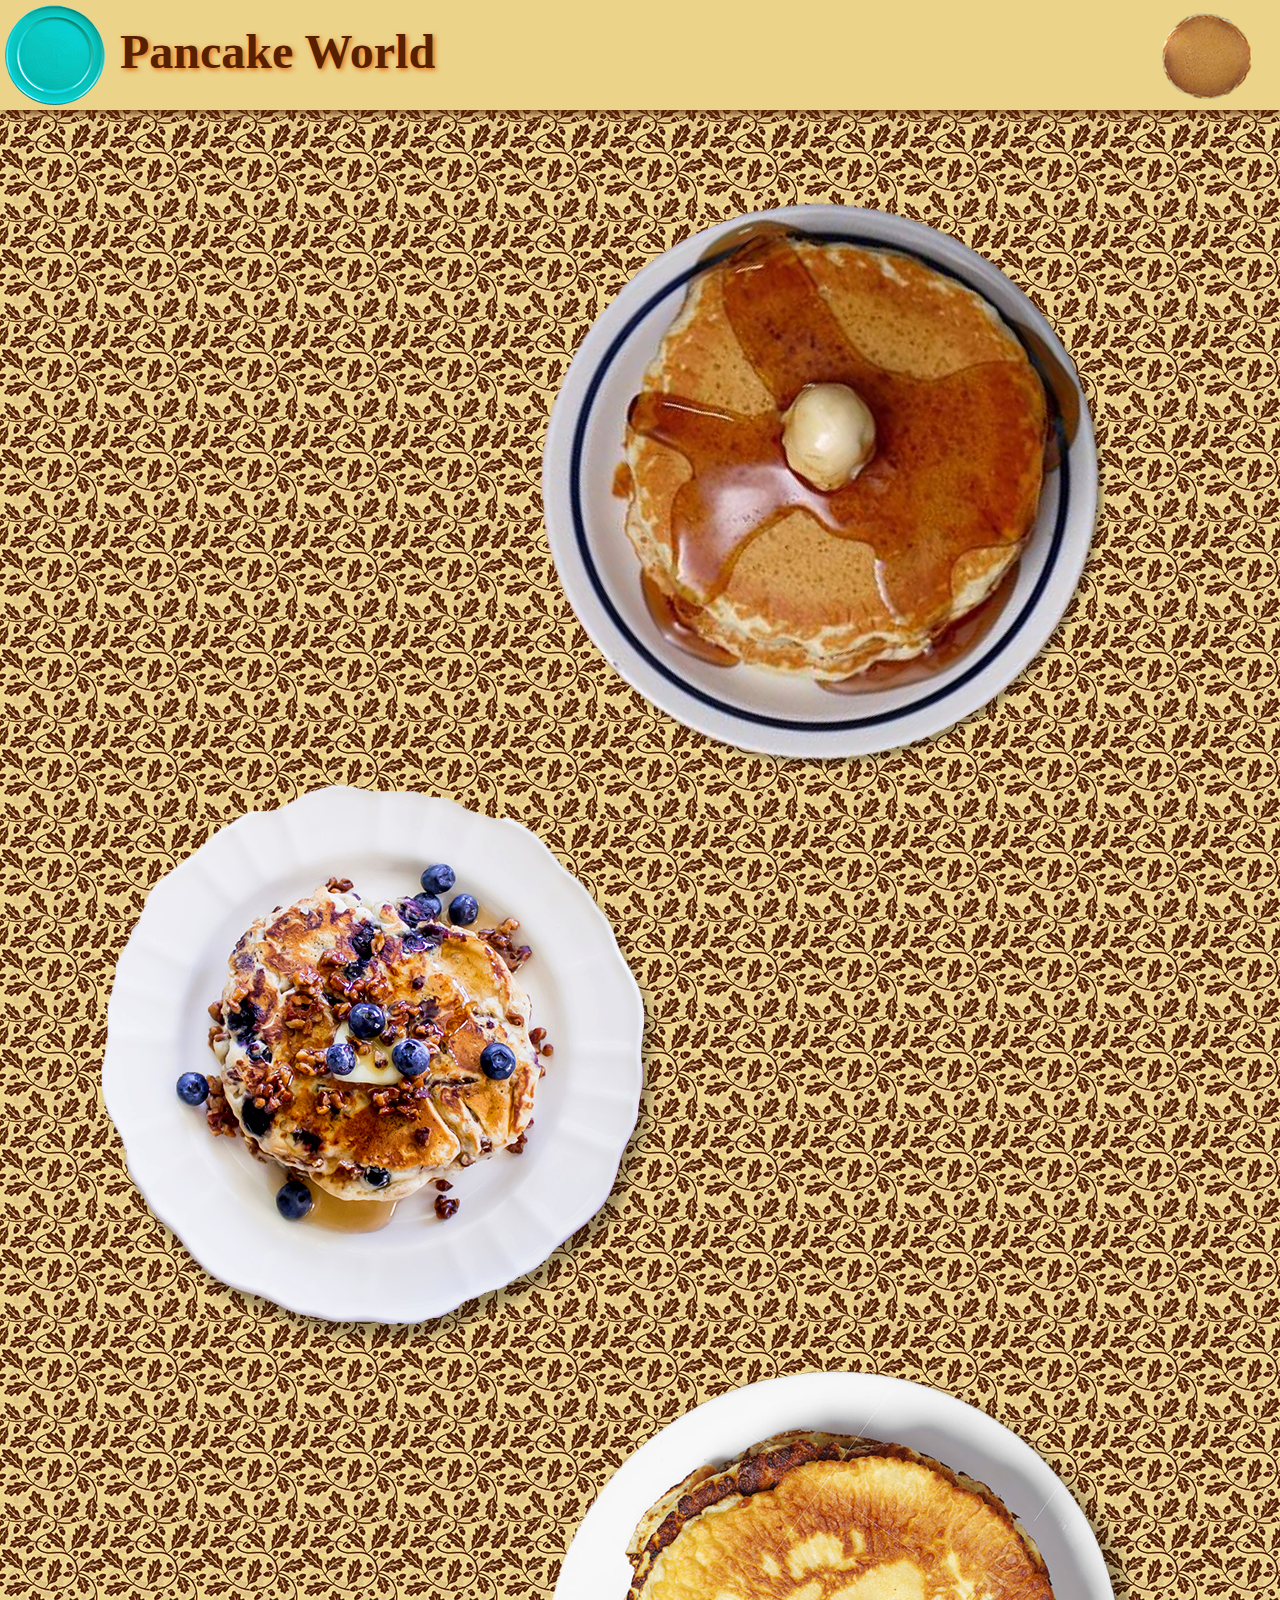
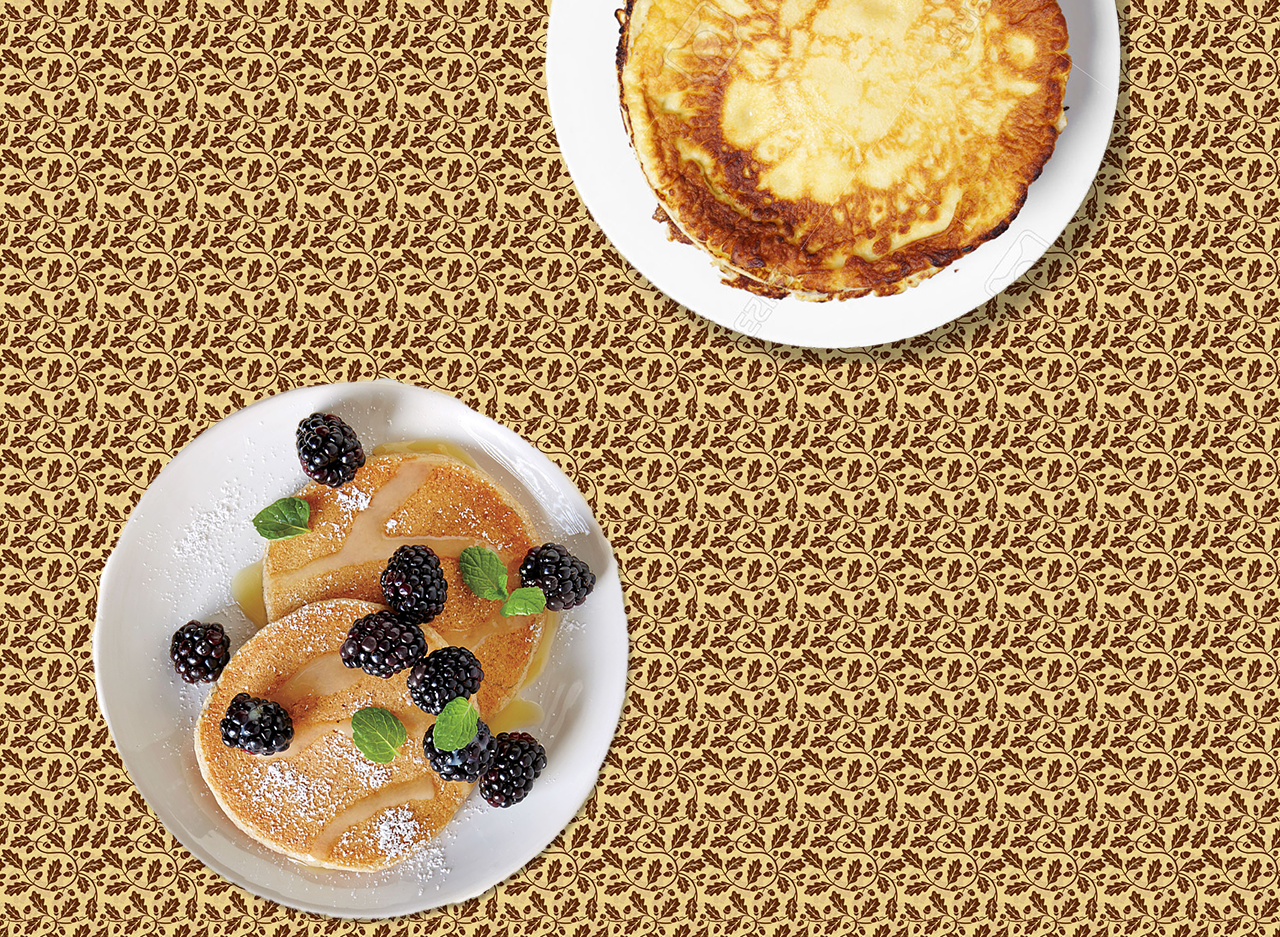
<file: pancakes copy/pancakes.html>
<!DOCTYPE html>
<html lang="en">
<head>
    <meta charset="utf-8">
    <meta name="viewport" content="width=device-width, initial-scale=1.0" />
    <title>Pancakes</title>
    <link rel="stylesheet" type="text/css" href="css/pancakes.css">
    <script src="https://ajax.googleapis.com/ajax/libs/jquery/1.12.4/jquery.min.js"></script>
    <script src="js/js-cookie.js"></script>
    <script src="js/pancakes.js"></script>
    <script>
        window.onload = function() {            
            Cookies.set("animated", 1);            
       }        
    </script>
</head>
<body>
    <div class="nav-mobile">
        <div class="mobile-title">Pancake World</div>
        <div class="nav-button">
            <div class="nav-button-click" type="button"><a href="#" id="launch">Menu</a></div>
        </div>
        <div class="nav-mobile-menu collapsed" id="mobile-menu">
            <ul class="hidden" id="mobile-menu-ul">
                <li><a href="tour.html"><h2>Pancake Tour</h2></a></li>
                <li><a href="syrup.html"><h2>Maple Syrup</h2></a></li>
                <li><a href="../index.html"><h2>Back</h2></a></li>
            </ul>
        </div>
    </div>
    <div class="nav-bar-back">
    <div class="nav-bar">
        <div class="plate">
            <img src="pics/plate.png"/>
        </div>        
        <div class="pancake-spin" id="move">
            <img  id="spinning" src="pics/pancake.png" />
            <script>rotateAnimation("spinning",2);</script>
        </div>
        <div class="nav-content">
            <h1>Pancake World</h1>
        </div>
        <div class="menu-tray" id="tray">            
            <img src="pics/tray.png" />            
        </div>
        <div class="menu-sel hidden" id="menu">
                <a href="tour.html"><h2>Pancake Tour</h2></a>
                <a href="syrup.html"><h2 style="padding-left:5px;">Maple Syrup</h2></a>
                <a href="../index.html"><h2 style="padding-left:40px;">Back</h2></a>
        </div>
        </div>
    </div>
    <div class="container">          
        <div class="plates right">
            <img src="pics/pancake-plate.png" />
        </div>
        <div class="plates">
            <img src="pics/pancake-plate2.png" />
        </div>        
        <div class="plates right middle">
            <img src="pics/pancake-plate4.png" />
        </div>
        <div class="plates middle">
            <img src="pics/pancake-plate3.png" />
        </div>        
    </div>
</body>    
</html>
</file>
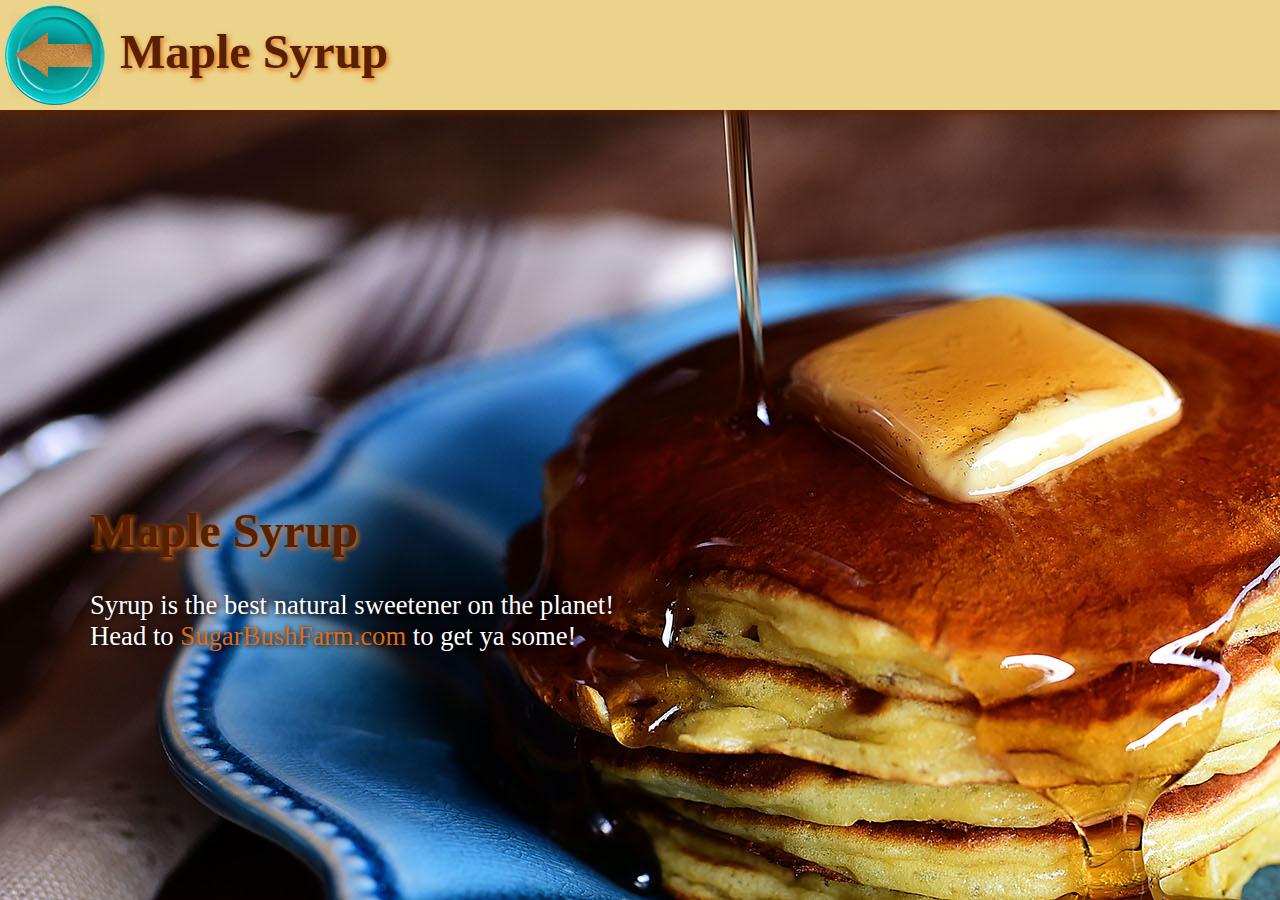
<file: pancakes copy/syrup.html>
<!DOCTYPE html>
<html lang="en" class="covered-back">
<head>
    <meta charset="utf-8">
    <meta name="viewport" content="width=device-width, initial-scale=1.0" />
    <title>Syrup</title>
    <link rel="stylesheet" type="text/css" href="css/pancakes.css">
    <script src="https://ajax.googleapis.com/ajax/libs/jquery/1.12.4/jquery.min.js"></script>
    <script src="js/js-cookie.js"></script>
    <script src="js/pancakes.js"></script>
    <style>
        a, 
        a:visited,
        a:link,
        a:active {
            text-decoration: inherit;
            color: #e2690e;
        }
        
        a:hover {
            color: aqua;
        }
    </style>
</head>
<body>
    <div class="nav-mobile">
        <div class="mobile-title">Pancake World</div>
        <div class="nav-button">
            <div class="nav-button-click" type="button"><a href="#" id="launch">Menu</a></div>
        </div>
        <div class="nav-mobile-menu collapsed" id="mobile-menu">
            <ul class="hidden" id="mobile-menu-ul">
                <li><a href="tour.html"><h2>Pancake Tour</h2></a></li>
                <li><a href="pancakes.html"><h2>Home</h2></a></li>
                <li><a href="../index.html"><h2>Back</h2></a></li>
            </ul>
        </div>
    </div>
    <div class="nav-bar-back">
        <div class="nav-bar">
            <div class="plate">
                <img src="pics/plate.png"/>
                <div class="nav-content">
                    <h1>Maple Syrup</h1>
                </div>
            </div>
            <div class="pancake-spin no-left">
                <a href="pancakes.html">
                    <img src="pics/pancake-back.png" onmouseover="this.src='pics/pancake-back-hover.png';" onmouseout="this.src='pics/pancake-back.png';" alt="back"/>
                </a>
            </div>
        </div>   
    </div>   
    <div class="container">
        <div class="bio-left">
            <h1>Maple Syrup</h1>
            Syrup is the best natural sweetener on the planet! <br />
            Head to <a href="http://www.sugarbushfarm.com/pure-vermont-maple-syrup/" alt="suger bush  farm.com">SugarBushFarm.com</a> to get ya some!
        </div>
    </div>
    
</body>
</html>
</file>
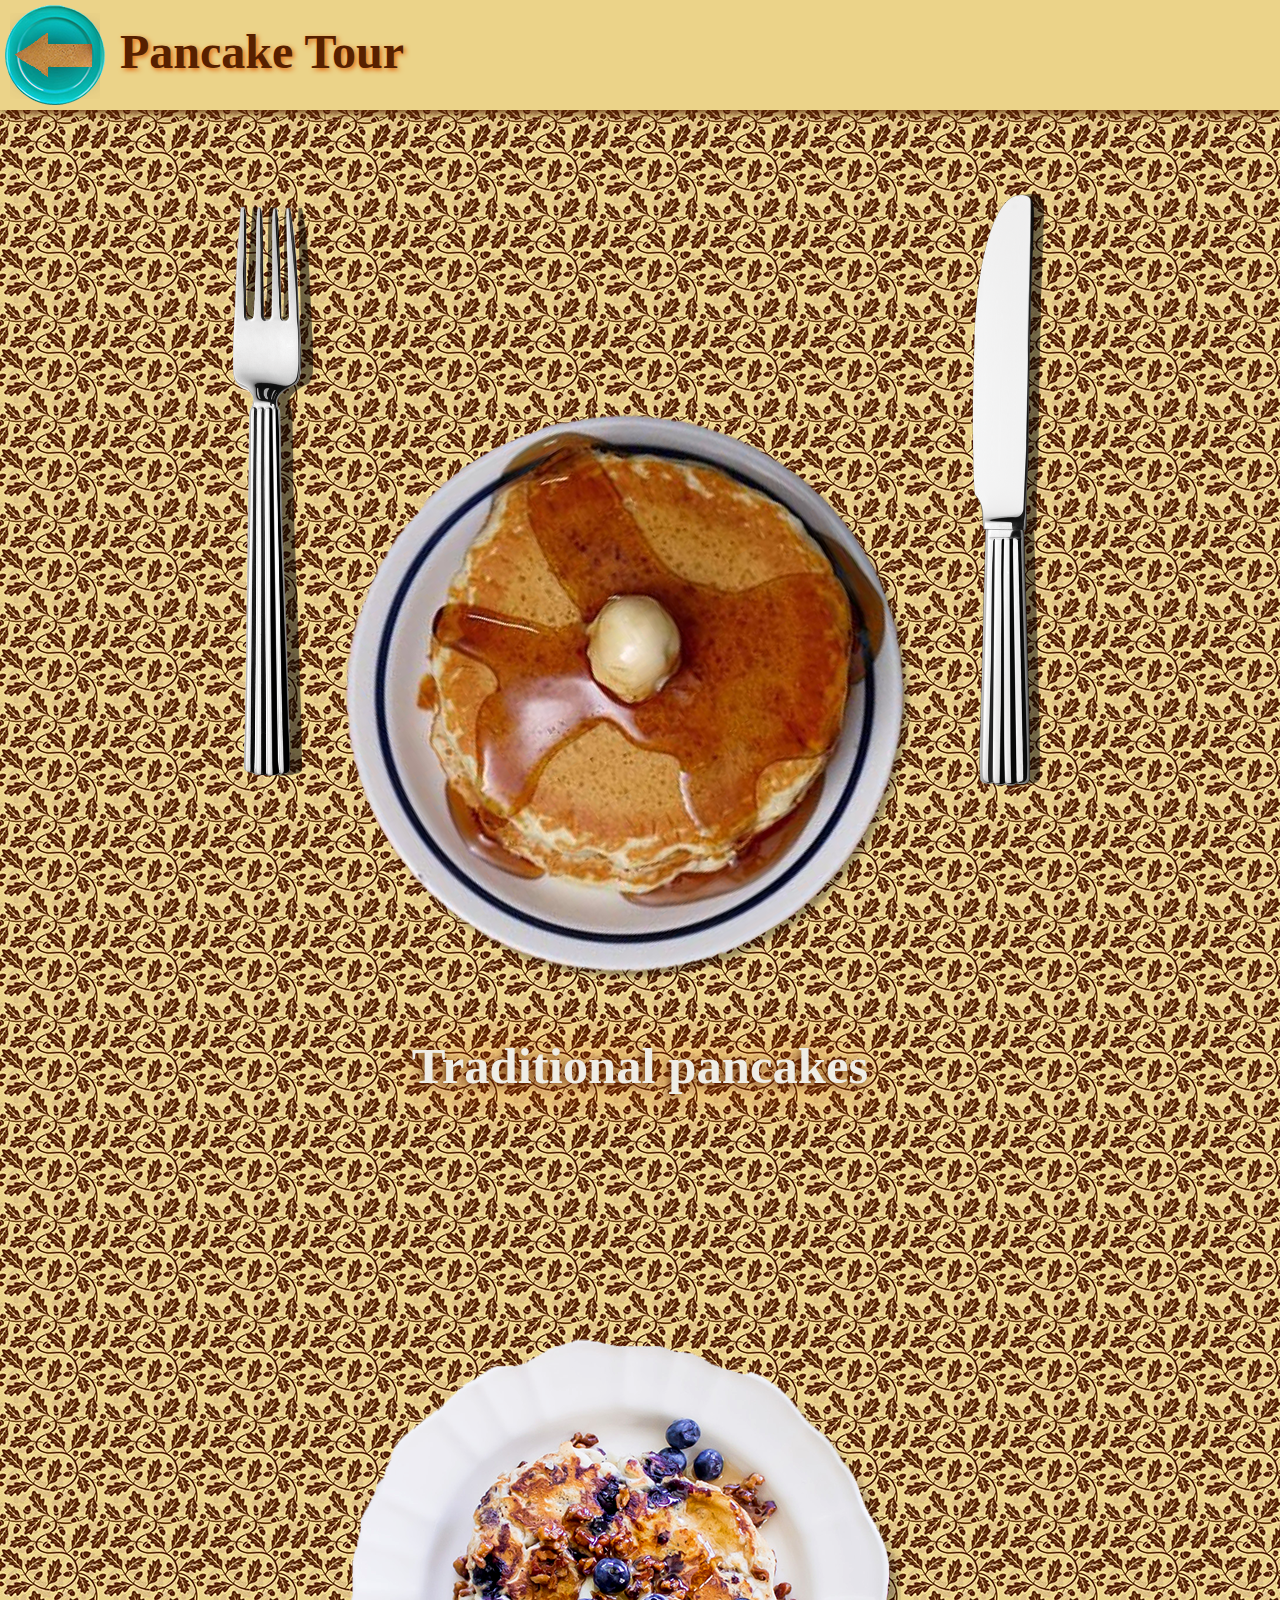
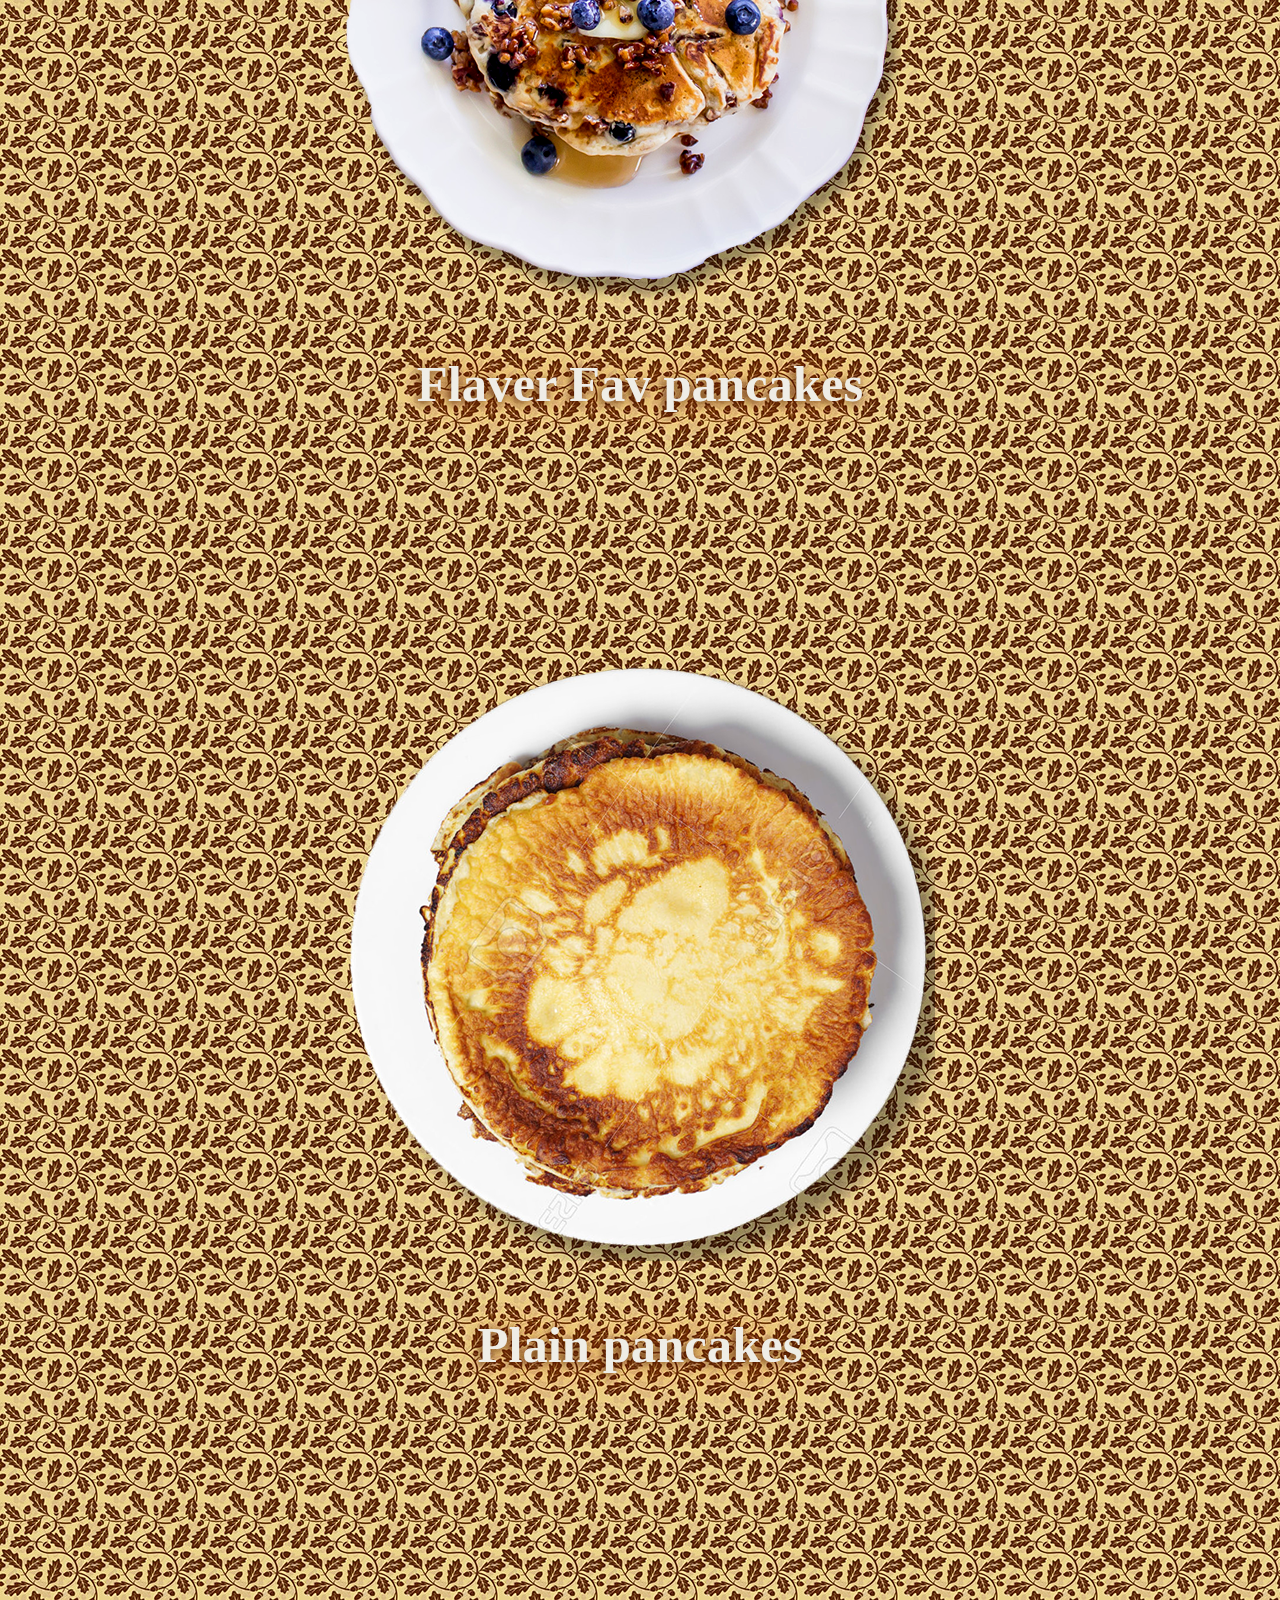
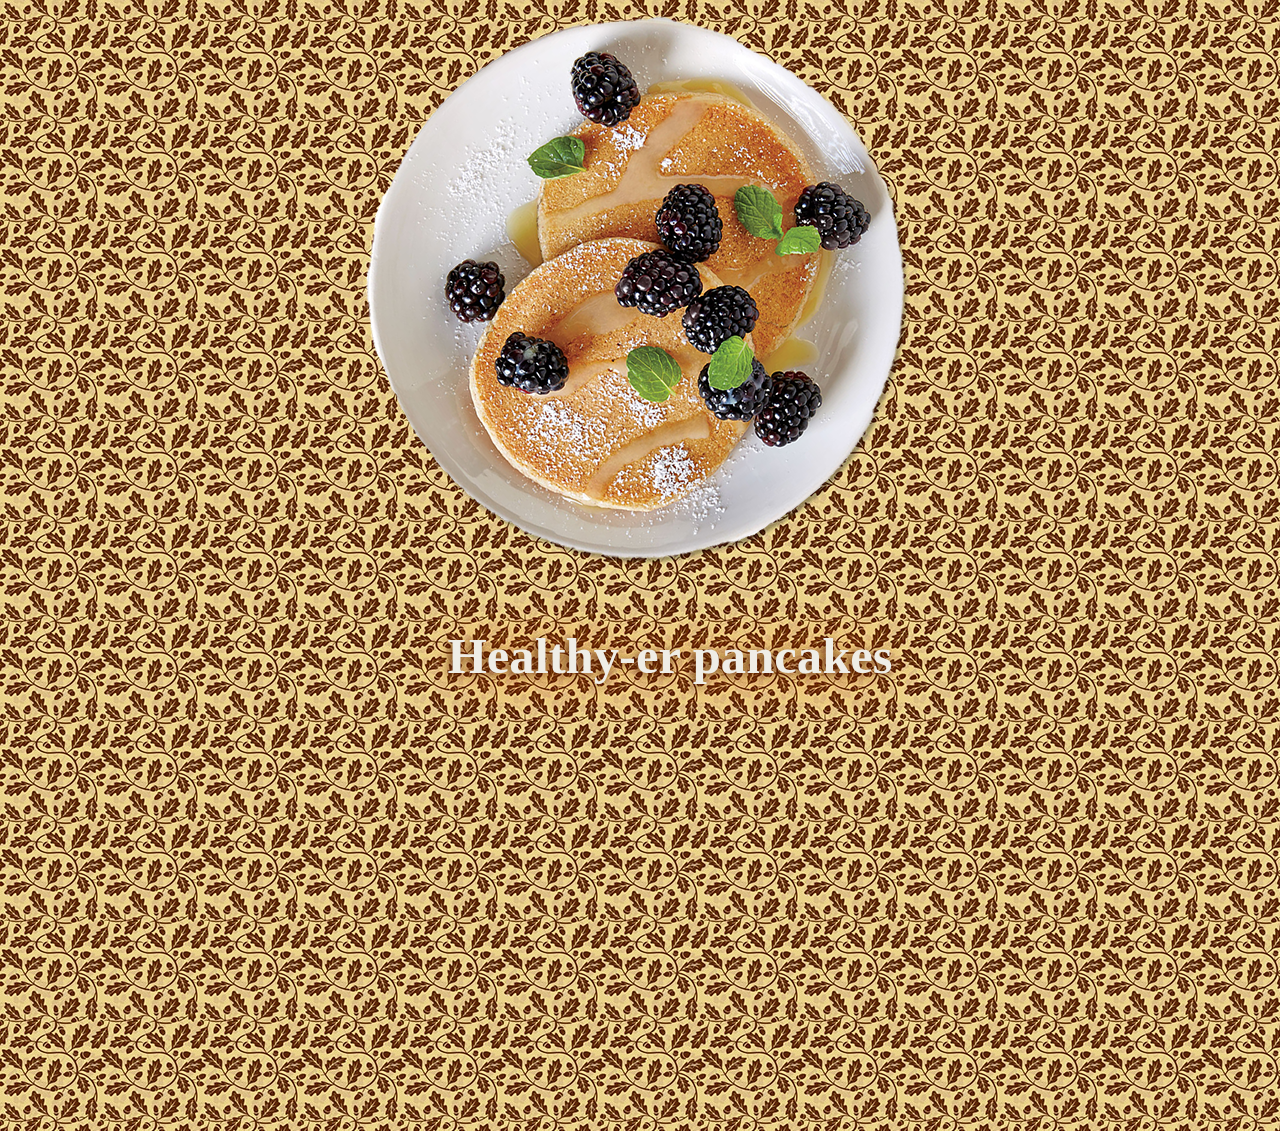
<file: pancakes copy/tour.html>
<!DOCTYPE html>
<html lang="en">
<head>
    <meta charset="utf-8">
    <meta name="viewport" content="width=device-width, initial-scale=1.0" />
    <title>Pancake Tour</title>
    <link rel="stylesheet" type="text/css" href="css/pancakes.css">   
    <script src="https://ajax.googleapis.com/ajax/libs/jquery/1.12.4/jquery.min.js"></script>
    <script src="js/js-cookie.js"></script>
    <script src="js/pancakes.js"></script>
</head>
<body>
    <div class="nav-mobile">
        <div class="mobile-title">Pancake World</div>
        <div class="nav-button">
            <div class="nav-button-click" type="button"><a href="#" id="launch">Menu</a></div>
        </div>
        <div class="nav-mobile-menu collapsed" id="mobile-menu">
            <ul class="hidden" id="mobile-menu-ul">
                <li><a href="syrup.html"><h2>Maple Syrup</h2></a></li>
                <li><a href="pancakes.html"><h2>Home</h2></a></li>
                <li><a href="index.html"><h2>Back</h2></a></li>
            </ul>
        </div>
    </div>
    <div class="nav-bar-back">
        <div class="nav-bar">
            <div class="plate">
                <img src="pics/plate.png"/>
                <div class="nav-content">
                    <h1>Pancake Tour</h1>
                </div>
            </div>
            <div class="pancake-spin no-left">
                <a href="pancakes.html">
                    <img src="pics/pancake-back.png" onmouseover="this.src='pics/pancake-back-hover.png';" onmouseout="this.src='pics/pancake-back.png';" alt="back"/>
                </a>
            </div>
        </div>   
    </div>
    <div class="placemat"> 
        <div class="fork">
            <img src="pics/fork.png" id="fork"/>
        </div>        
        <div class="container thin">
            <div class="plates spaced">
                <img src="pics/pancake-plate.png" id="plate1"/>
                <div class="bio">
                    <h3>Traditional pancakes</h3>
                </div>
            </div>
            
            <div class="plates spaced">
                <img src="pics/pancake-plate2.png" id="plate2"/>
                <div class="bio">
                    <h3>Flaver Fav pancakes</h3>
                </div>
            </div>        
            <div class="plates spaced">
                <img src="pics/pancake-plate4.png" id="plate3"/>
                <div class="bio">
                    <h3>Plain pancakes</h3>
                </div>
            </div>
            <div class="plates center spaced">
                <img src="pics/pancake-plate3.png" id="plate4"/>
                <div class="bio">
                    <h3>Healthy-er pancakes</h3>
                </div>
            </div>          
        </div> 
        <div class="knife">
            <img src="pics/knife.png" id="knife"/>
        </div>
    </div>
</body>
</html>
</file>
<file: pancakes copy/css/pancakes.css>
body {
	position: absolute;
    top: 0;
    left: 0;
    bottom: 0;
    margin: 0;
    padding: 0;
    width: 100%;
}

html {
	background: url("../pics/wallpaper.jpg") repeat left top;
    z-index: -1;
}

.covered-back {
	background: url("../pics/backPancakes.jpg") no-repeat left top fixed;
    z-index: -1;
}

a, 
a:visited,
a:link,
a:active {
    text-decoration: inherit;
    color: #572000;
}

a:hover {
    color: #e2690e;
}


h1 {
    font-family: forte, calibri;
    font-size: 36pt;
    color: #572000;
    text-shadow: 2px 2px 5px #e2690e;    
}

h2 {    
    font-size: 18pt;
    text-shadow: 0px 0px 3px #e2690e;
    margin-top: 0;
}

h3 {
    font-family: forte, calibri;
    font-size: 38pt;
    color: #efede6;
    text-shadow: -2px 2px 10px #572000, -2px 2px 50px #e2690e;
}

/*Mobile -------------------------------------------*/

@media screen and (max-width: 660px){
    
    .plates img {
        width: 300px;
        
    }
    
}

@media screen and (max-width: 400px){
    
    a, 
    a:visited,
    a:link,
    a:active {
        color: #fff;
    }    
    a:hover {
        color: #e2690e;
    }
    
    .mobile-title {
        position: absolute;
        top: 7px;
        left: 10px;
        font-family: forte, calibri;
        font-size: 25pt;
        color: #572000;
        text-shadow: 2px 2px 5px #e2690e;         
    }
    
    .plates img {
        width: 200px;
        
    }
    
    .nav-mobile {
        position: absolute;
        display: block;
        width: 100%;
        max-width: 400px;
        min-width: 305px;
        height: 60px;
        background-color: #ebd389;    
        box-shadow: 2px 2px 10px #572000;
    }
    
    .nav-button {
        display: block;
        float: right;
        width: 50px;
        height: 50px;
        margin-top: 5px;
        margin-right: 5px;
        background-image: url("../pics/plate-mobile.png");      
    }  
    
    .nav-button-click {
        display: block;
        text-align: center;
        font-family: forte, calibri;
        font-size: 13pt;
        color: #fff;
        text-shadow: 0 0 5px #000;
        margin-top: 14px;
    }
    
    .nav-mobile-menu {
        background-color: rgba(235, 211, 137, .9);
        width: 100%;
        margin-top: 60px;
    }
    
    ul {
        list-style: none;
        text-align: right;
        padding-right: 15px;
        padding-bottom: 1px;
        padding-top: 15px;
    }
    
    .nav-bar, menu-sel, menu-tray {
        display: none;
    }
    
    .collapsed {
        visibility: collapse;
    }
    
    html {
        overflow-x: hidden;
    }
    
    .covered-back {
	   width: 400px;
    }
    
    
}

/*Classes-------------------------------------------*/


.nav-bar-back {
    position: absolute;
    top: 0;
    left: 0;
    width:100%;
    background-color: #ebd389;    
    box-shadow: 2px 2px 10px #572000;
}

.nav-bar {
    position: relative;
    top: 0;
    left: 0;
    width:100%;
    max-width: 1500px;
    min-width: 460px;
    margin-left: auto;
    margin-right: auto;
    height: 110px;
    padding: 0;
}

.nav-content {
    position: absolute;
    width: 350px;
    top: 0;
    left: 120px;
    margin-top: -8px;
}

.plate {
    position: absolute;
    padding: 5px;
}

.pancake-spin {
    position: absolute;
    padding-top: 13px;
    padding-left: 10px;
    padding-right: 10px;
    left: 90%;
}

.no-left {
    left: 0;
}

.menu-tray {
    position: absolute;
    top: -200px;
    left: 0; 
    z-index: -2;
}

.menu-tray-down {
    top: -20px;
}

.menu-sel {
    position: absolute;
    top: 120px;
    left: 29px;
}

.container {    
    width: 90%;
    max-width: 1100px;
    margin-left: auto;
    margin-right: auto;    
}

.hidden {    
    visibility: hidden;
}

.plates {
    width: 610px;
    padding: 0;
    margin: 0;
    z-index: -10;
}

.spaced {
    padding-bottom: 30%;
}

.top {
    margin-top: 150px;
}

.right {
    top: 150px;
    margin-left: 40%;
}

.center {
    margin-left: 30px;
}

.middle {
    top: 0px; 
}

.thin {
    width: 610px;
    float: left;
    padding-top: 25%;
    padding-bottom: 25%;
}

.bio {
    text-align: center;
}

.bio-left {
    margin-top: 30%;
    font-size: 20pt;
    color: #fff;
    text-shadow: 2px 1px 5px #000;
}


/*Placemat setup---------------------------------*/

.placemat {
    width: 850px;
    height: 100%;
    margin-left: auto;
    margin-right: auto;
    white-space: nowrap;
}

.fork {
    float: left;
    width: 120px;
    height: 100%;
}

.knife {
    float: left;
    width: 120px;
    height: 100%;
}

#fork {
    position: fixed;
    top: 20%;
}

#knife {
    position: fixed;
    top: 21%;
}

#plate1 {
    scroll-snap-align: none start;
}
</file>
